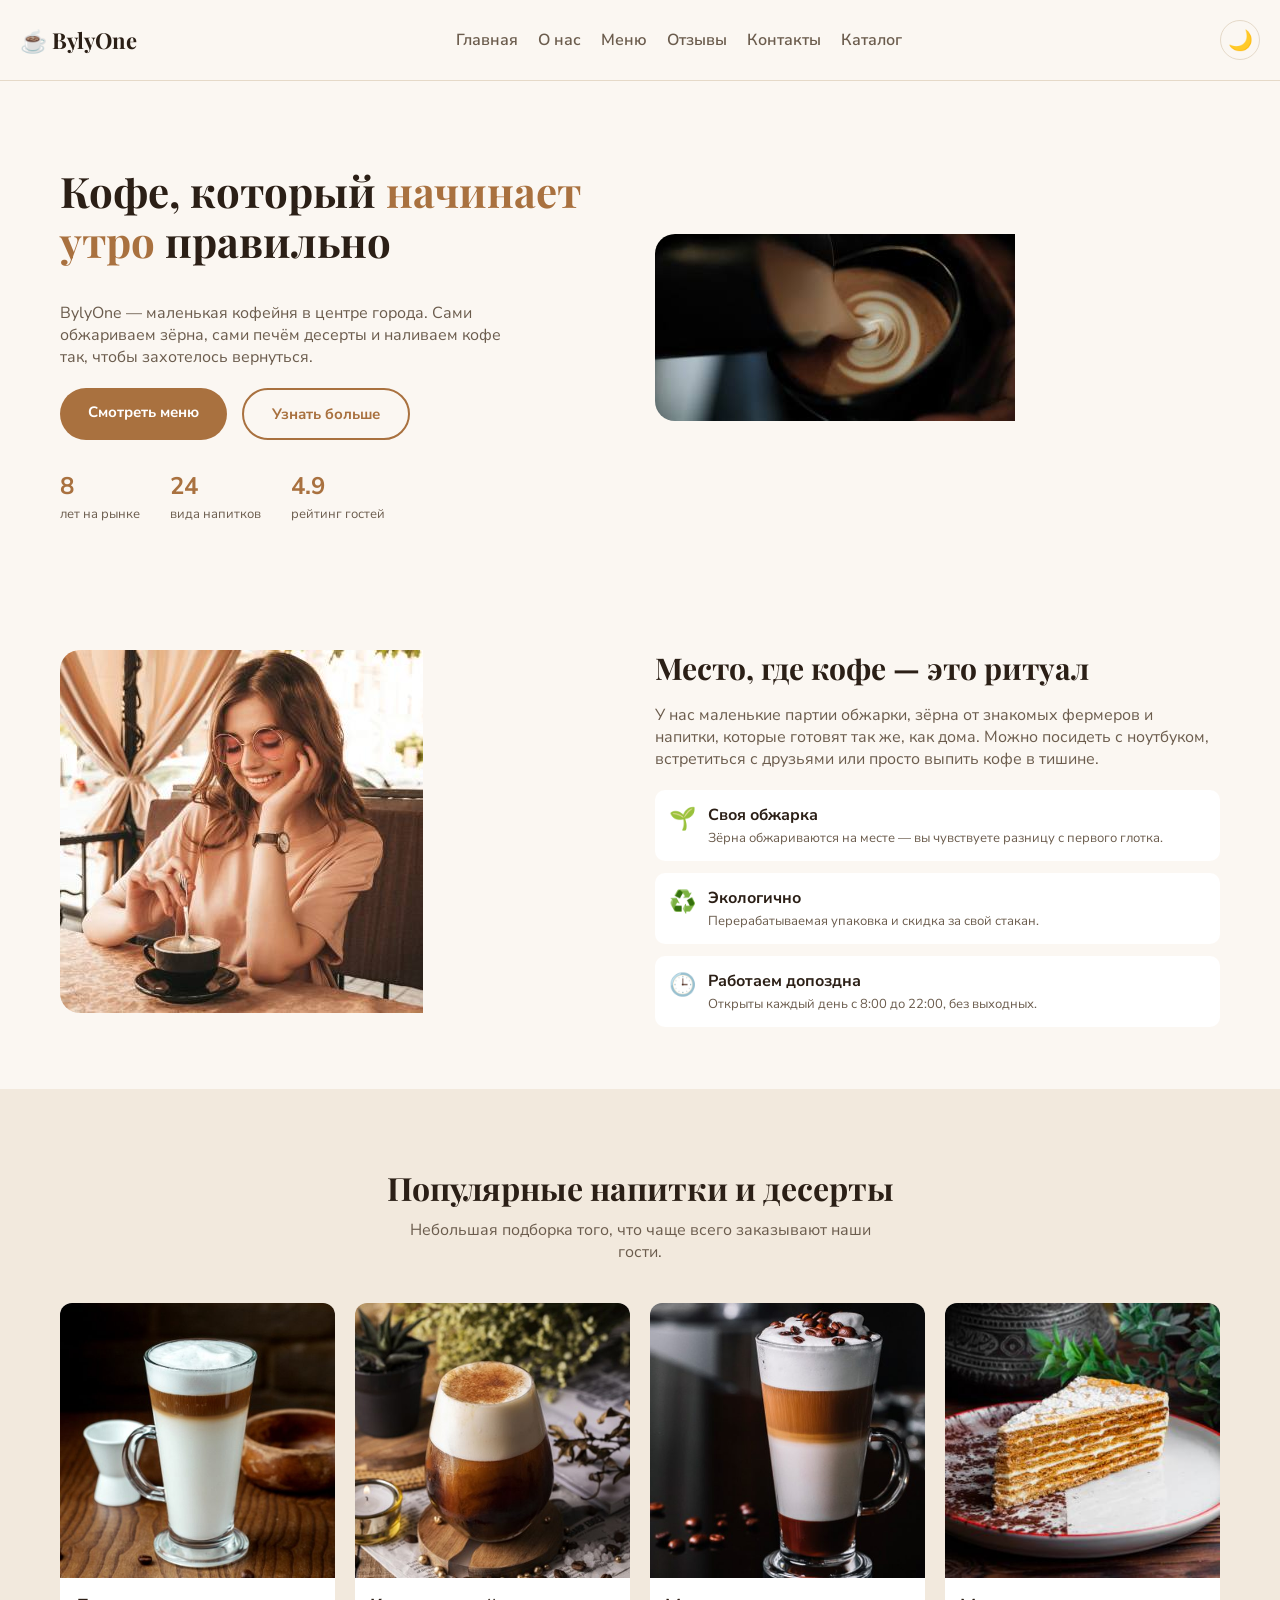
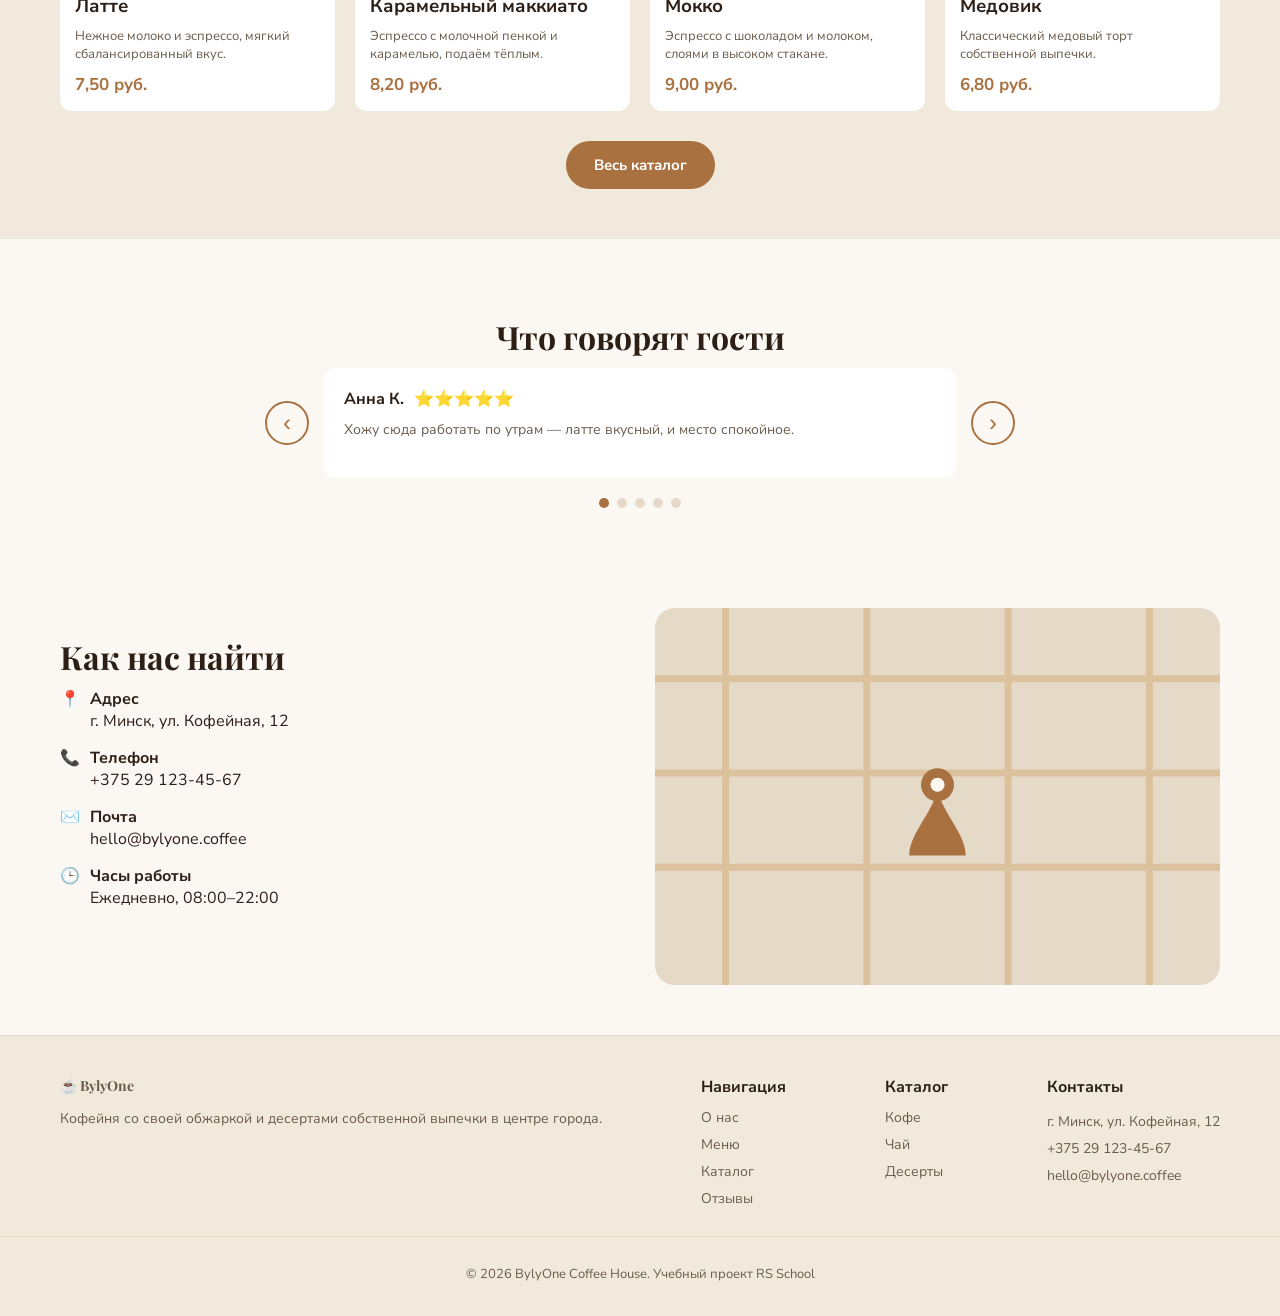
<file: index.html>
<!DOCTYPE html>
<html lang="ru">
<head>
  <meta charset="UTF-8" />
  <meta name="viewport" content="width=device-width, initial-scale=1.0" />
  <title>BylyOne Coffee House</title>
  <link href="https://fonts.googleapis.com/css2?family=Nunito+Sans:wght@400;600;700&family=Playfair+Display:wght@700&display=swap" rel="stylesheet" />
  <link rel="stylesheet" href="css/variables.css" />
  <link rel="stylesheet" href="css/style.css" />
</head>
<body>
  <header class="header">
    <a href="index.html" class="logo">☕ BylyOne</a>

    <nav>
      <ul class="nav-list">
        <li><a href="index.html#hero">Главная</a></li>
        <li><a href="index.html#about">О нас</a></li>
        <li><a href="index.html#menu">Меню</a></li>
        <li><a href="index.html#reviews">Отзывы</a></li>
        <li><a href="index.html#contacts">Контакты</a></li>
        <li><a href="catalog.html">Каталог</a></li>
      </ul>
    </nav>

    <div class="header-right">
      <button id="theme-btn">🌙</button>
      <button class="burger">☰</button>
    </div>
  </header>

  <main>
    <section class="hero" id="hero">
      <div class="container">
        <div class="hero-text">
          <h1>Кофе, который <span>начинает утро</span> правильно</h1>
          <p>
            BylyOne — маленькая кофейня в центре города. Сами обжариваем зёрна, сами печём
            десерты и наливаем кофе так, чтобы захотелось вернуться.
          </p>
          <div class="hero-buttons">
            <a href="catalog.html" class="btn btn-primary">Смотреть меню</a>
            <a href="#about" class="btn btn-outline">Узнать больше</a>
          </div>
          <div class="hero-stats">
            <div><b>8</b><span>лет на рынке</span></div>
            <div><b>24</b><span>вида напитков</span></div>
            <div><b>4.9</b><span>рейтинг гостей</span></div>
          </div>
        </div>
        <div class="hero-img">
          <img src="images/hero.jpg" alt="Бариста наливает молоко в кофе, формируя рисунок на пенке" />
        </div>
      </div>
    </section>

    <section class="about" id="about">
      <div class="container">
        <div class="about-img">
          <img src="images/about.jpg" alt="Гостья кофейни улыбается за чашкой кофе" />
        </div>
        <div class="about-text">
          <h2>Место, где кофе — это ритуал</h2>
          <p>
            У нас маленькие партии обжарки, зёрна от знакомых фермеров и напитки, которые
            готовят так же, как дома. Можно посидеть с ноутбуком, встретиться с друзьями
            или просто выпить кофе в тишине.
          </p>

          <div class="feature">
            <div class="feature-icon">🌱</div>
            <div>
              <b>Своя обжарка</b>
              <p>Зёрна обжариваются на месте — вы чувствуете разницу с первого глотка.</p>
            </div>
          </div>
          <div class="feature">
            <div class="feature-icon">♻️</div>
            <div>
              <b>Экологично</b>
              <p>Перерабатываемая упаковка и скидка за свой стакан.</p>
            </div>
          </div>
          <div class="feature">
            <div class="feature-icon">🕒</div>
            <div>
              <b>Работаем допоздна</b>
              <p>Открыты каждый день с 8:00 до 22:00, без выходных.</p>
            </div>
          </div>
        </div>
      </div>
    </section>

    <section class="menu" id="menu">
      <div class="container">
        <h2 class="section-title">Популярные напитки и десерты</h2>
        <p class="section-subtitle">Небольшая подборка того, что чаще всего заказывают наши гости.</p>

        <div class="cards">
          <div class="card">
            <img src="images/coffee-latte.jpg" alt="Латте в высокой кружке" />
            <div class="card-body">
              <h3>Латте</h3>
              <p>Нежное молоко и эспрессо, мягкий сбалансированный вкус.</p>
              <div class="card-footer">
                <span class="price">7,50 руб.</span>
              </div>
            </div>
          </div>

          <div class="card">
            <img src="images/coffee-caramel-macchiato.jpg" alt="Карамельный маккиато с карамелизированной пенкой" />
            <div class="card-body">
              <h3>Карамельный маккиато</h3>
              <p>Эспрессо с молочной пенкой и карамелью, подаём тёплым.</p>
              <div class="card-footer">
                <span class="price">8,20 руб.</span>
              </div>
            </div>
          </div>

          <div class="card">
            <img src="images/coffee-mocha.jpg" alt="Мокко со сливками и кофейными зёрнами" />
            <div class="card-body">
              <h3>Мокко</h3>
              <p>Эспрессо с шоколадом и молоком, слоями в высоком стакане.</p>
              <div class="card-footer">
                <span class="price">9,00 руб.</span>
              </div>
            </div>
          </div>

          <div class="card">
            <img src="images/dessert-honey-cake.jpg" alt="Кусочек медовика" />
            <div class="card-body">
              <h3>Медовик</h3>
              <p>Классический медовый торт собственной выпечки.</p>
              <div class="card-footer">
                <span class="price">6,80 руб.</span>
              </div>
            </div>
          </div>
        </div>

        <div class="see-all">
          <a href="catalog.html" class="btn btn-primary">Весь каталог</a>
        </div>
      </div>
    </section>

    <section class="reviews" id="reviews">
      <div class="container">
        <h2 class="section-title">Что говорят гости</h2>

        <div class="slider">
          <button class="slider-btn" id="slider-prev" aria-label="Предыдущий отзыв">‹</button>
          <div class="slider-window">
            <div class="slider-track" id="slider-track">
              <div class="review slide">
                <div class="review-head">
                  <b>Анна К.</b>
                  <div>⭐⭐⭐⭐⭐</div>
                </div>
                <p>Хожу сюда работать по утрам — латте вкусный, и место спокойное.</p>
              </div>
              <div class="review slide">
                <div class="review-head">
                  <b>Максим П.</b>
                  <div>⭐⭐⭐⭐⭐</div>
                </div>
                <p>Обжарка чувствуется во вкусе, никакой горечи. Медовик тоже советую.</p>
              </div>
              <div class="review slide">
                <div class="review-head">
                  <b>Елена С.</b>
                  <div>⭐⭐⭐⭐</div>
                </div>
                <p>Уютное место для встреч с подругами. Хотелось бы больше сидячих мест вечером.</p>
              </div>
              <div class="review slide">
                <div class="review-head">
                  <b>Дмитрий Л.</b>
                  <div>⭐⭐⭐⭐⭐</div>
                </div>
                <p>Беру айс латте каждый день по дороге на работу. Готовят быстро и всегда одинаково вкусно.</p>
              </div>
              <div class="review slide">
                <div class="review-head">
                  <b>Ольга Р.</b>
                  <div>⭐⭐⭐⭐⭐</div>
                </div>
                <p>Панкейки с ягодами — лучшие в городе. И приятно, что дают скидку за свой стакан.</p>
              </div>
            </div>
          </div>
          <button class="slider-btn" id="slider-next" aria-label="Следующий отзыв">›</button>
        </div>
        <div class="slider-dots" id="slider-dots"></div>
      </div>
    </section>

    <section class="contacts" id="contacts">
      <div class="container">
        <div class="contacts-info">
          <h2 class="section-title" style="text-align: left;">Как нас найти</h2>
          <div class="contact-row">
            <span>📍</span>
            <div>
              <b>Адрес</b>
              <span>г. Минск, ул. Кофейная, 12</span>
            </div>
          </div>
          <div class="contact-row">
            <span>📞</span>
            <div>
              <b>Телефон</b>
              <a href="tel:+375291234567">+375 29 123-45-67</a>
            </div>
          </div>
          <div class="contact-row">
            <span>✉️</span>
            <div>
              <b>Почта</b>
              <a href="mailto:hello@bylyone.coffee">hello@bylyone.coffee</a>
            </div>
          </div>
          <div class="contact-row">
            <span>🕒</span>
            <div>
              <b>Часы работы</b>
              <span>Ежедневно, 08:00–22:00</span>
            </div>
          </div>
        </div>

        <div class="contacts-map">
          <img src="images/illustration-map.svg" alt="Карта" />
        </div>
      </div>
    </section>
  </main>

  <footer class="footer">
    <div class="container">
      <div class="footer-col">
        <a href="index.html" class="logo">☕ BylyOne</a>
        <p>Кофейня со своей обжаркой и десертами собственной выпечки в центре города.</p>
      </div>

      <div class="footer-col">
        <h4>Навигация</h4>
        <a href="index.html#about">О нас</a>
        <a href="index.html#menu">Меню</a>
        <a href="catalog.html">Каталог</a>
        <a href="index.html#reviews">Отзывы</a>
      </div>

      <div class="footer-col">
        <h4>Каталог</h4>
        <a href="catalog.html#coffee">Кофе</a>
        <a href="catalog.html#tea">Чай</a>
        <a href="catalog.html#desserts">Десерты</a>
      </div>

      <div class="footer-col">
        <h4>Контакты</h4>
        <p>г. Минск, ул. Кофейная, 12</p>
        <a href="tel:+375291234567">+375 29 123-45-67</a>
        <a href="mailto:hello@bylyone.coffee">hello@bylyone.coffee</a>
      </div>
    </div>

    <div class="footer-bottom">
      <p>&copy; 2026 BylyOne Coffee House. Учебный проект RS School</p>
    </div>
  </footer>

  <script src="js/theme.js"></script>
  <script src="js/burger.js"></script>
  <script src="js/slider.js"></script>
</body>
</html>
</file>
<file: css/variables.css>
:root {
  --color-brand: #a9713f;
  --color-bg: #fbf7f2;
  --color-bg-secondary: #f2e9dd;
  --color-surface: #ffffff;
  --color-text: #2b1f16;
  --color-text-muted: #6b5c4d;
  --color-border: #e5d9c8;

  --font-main: "Nunito Sans", Arial, sans-serif;
  --font-accent: "Playfair Display", Georgia, serif;
}

body.dark-theme {
  --color-bg: #1c1712;
  --color-bg-secondary: #241d16;
  --color-surface: #2a2119;
  --color-text: #f5ece0;
  --color-text-muted: #bfae9b;
  --color-border: #3c3025;
}
</file>
<file: css/style.css>
* {
  box-sizing: border-box;
}

body {
  margin: 0;
  font-family: var(--font-main);
  background-color: var(--color-bg);
  color: var(--color-text);
}

img {
  max-width: 100%;
  display: block;
}

a {
  color: inherit;
  text-decoration: none;
}

ul {
  margin: 0;
  padding: 0;
  list-style: none;
}

.container {
  max-width: 1200px;
  margin: 0 auto;
  padding: 0 20px;
}

.btn {
  display: inline-block;
  padding: 14px 28px;
  border-radius: 30px;
  font-weight: 700;
  font-size: 15px;
  border: none;
  cursor: pointer;
}

.btn-primary {
  background-color: var(--color-brand);
  color: #fff;
}

.btn-outline {
  background-color: transparent;
  border: 2px solid var(--color-brand);
  color: var(--color-brand);
}

.btn-small {
  padding: 8px 16px;
  font-size: 13px;
}

.section-title {
  font-family: var(--font-accent);
  font-size: 32px;
  text-align: center;
  margin-bottom: 10px;
}

.section-subtitle {
  text-align: center;
  color: var(--color-text-muted);
  max-width: 500px;
  margin: 0 auto 40px;
}

.header {
  display: flex;
  align-items: center;
  justify-content: space-between;
  padding: 20px;
  border-bottom: 1px solid var(--color-border);
}

.logo {
  font-family: var(--font-accent);
  font-size: 22px;
  font-weight: 700;
  color: var(--color-text);
}

.nav-list {
  display: flex;
  gap: 20px;
  flex-wrap: wrap;
}

.nav-list a {
  font-weight: 600;
  color: var(--color-text-muted);
}

.nav-list a:hover {
  color: var(--color-brand);
}

.header-right {
  display: flex;
  align-items: center;
  gap: 15px;
}

#theme-btn {
  font-size: 20px;
  background: none;
  border: 1px solid var(--color-border);
  border-radius: 50%;
  width: 40px;
  height: 40px;
  cursor: pointer;
}

.burger {
  display: none;
  font-size: 26px;
  background: none;
  border: none;
  cursor: pointer;
  color: var(--color-text);
}

.hero {
  padding: 50px 0;
}

.hero .container {
  display: flex;
  align-items: center;
  gap: 30px;
}

.hero-text {
  flex: 1;
}

.hero-text h1 {
  font-family: var(--font-accent);
  font-size: 42px;
  line-height: 1.2;
}

.hero-text h1 span {
  color: var(--color-brand);
}

.hero-text p {
  color: var(--color-text-muted);
  margin: 20px 0;
  max-width: 450px;
}

.hero-buttons {
  display: flex;
  gap: 15px;
  margin-bottom: 30px;
}

.hero-stats {
  display: flex;
  gap: 30px;
}

.hero-stats b {
  display: block;
  font-size: 24px;
  color: var(--color-brand);
}

.hero-stats span {
  font-size: 13px;
  color: var(--color-text-muted);
}

.hero-img {
  flex: 1;
  border-radius: 20px;
  overflow: hidden;
}

.about {
  padding: 50px 0;
}

.about .container {
  display: flex;
  align-items: center;
  gap: 30px;
}

.about-img {
  flex: 1;
  border-radius: 20px;
  overflow: hidden;
}

.about-text {
  flex: 1;
}

.about-text h2 {
  font-family: var(--font-accent);
  font-size: 30px;
  margin-bottom: 15px;
}

.about-text p {
  color: var(--color-text-muted);
  margin-bottom: 20px;
}

.feature {
  display: flex;
  gap: 12px;
  align-items: flex-start;
  background-color: var(--color-surface);
  padding: 14px;
  border-radius: 10px;
  margin-bottom: 12px;
}

.feature-icon {
  font-size: 22px;
}

.feature b {
  display: block;
  margin-bottom: 3px;
}

.feature p {
  font-size: 13px;
  color: var(--color-text-muted);
  margin: 0;
}

.menu {
  padding: 50px 0;
  background-color: var(--color-bg-secondary);
}

.cards {
  display: grid;
  grid-template-columns: repeat(auto-fit, minmax(220px, 1fr));
  gap: 20px;
}

.card {
  background-color: var(--color-surface);
  border-radius: 12px;
  overflow: hidden;
}

.card img {
  width: 100%;
}

.card-body {
  padding: 15px;
}

.card-body h3 {
  margin: 0 0 8px;
}

.card-body p {
  font-size: 13px;
  color: var(--color-text-muted);
  margin: 0 0 10px;
}

.card-footer {
  display: flex;
  align-items: center;
  justify-content: space-between;
  margin-top: 10px;
}

.price {
  font-weight: 700;
  color: var(--color-brand);
  font-size: 17px;
}

.params {
  display: flex;
  gap: 6px;
  flex-wrap: wrap;
  margin-bottom: 8px;
}

.params span {
  font-size: 11px;
  background-color: var(--color-bg-secondary);
  color: var(--color-text-muted);
  padding: 3px 8px;
  border-radius: 10px;
}

.see-all {
  text-align: center;
  margin-top: 30px;
}

.reviews {
  padding: 50px 0;
}

.slider {
  display: flex;
  align-items: center;
  gap: 15px;
  max-width: 750px;
  margin: 0 auto;
}

.slider-window {
  flex: 1;
  overflow: hidden;
}

.slider-track {
  display: flex;
  transition: transform 0.5s ease;
}

.slide {
  flex: 0 0 100%;
}

.slider-btn {
  flex-shrink: 0;
  width: 44px;
  height: 44px;
  border: 2px solid var(--color-brand);
  border-radius: 50%;
  background-color: transparent;
  color: var(--color-brand);
  font-size: 24px;
  line-height: 1;
  cursor: pointer;
}

.slider-btn:hover {
  background-color: var(--color-brand);
  color: #fff;
}

.slider-dots {
  display: flex;
  justify-content: center;
  gap: 8px;
  margin-top: 20px;
}

.slider-dot {
  width: 10px;
  height: 10px;
  padding: 0;
  border: none;
  border-radius: 50%;
  background-color: var(--color-border);
  cursor: pointer;
}

.slider-dot.active {
  background-color: var(--color-brand);
}

.review {
  background-color: var(--color-surface);
  padding: 20px;
  border-radius: 12px;
}

.review-head {
  display: flex;
  flex-wrap: wrap;
  align-items: center;
  gap: 10px;
  margin-bottom: 10px;
}

.review p {
  font-size: 14px;
  color: var(--color-text-muted);
  margin: 0;
}

.contacts {
  padding: 50px 0;
}

.contacts .container {
  display: flex;
  gap: 30px;
}

.contacts-info {
  flex: 1;
}

.contact-row {
  display: flex;
  gap: 10px;
  margin-bottom: 15px;
}

.contact-row b {
  display: block;
}

.contacts-map {
  flex: 1;
  border-radius: 20px;
  overflow: hidden;
}

.footer {
  background-color: var(--color-bg-secondary);
  padding: 40px 0 20px;
  border-top: 1px solid var(--color-border);
}

.footer .container {
  display: flex;
  flex-wrap: wrap;
  gap: 30px;
  justify-content: space-between;
}

.footer-col h4 {
  margin: 0 0 10px;
}

.footer-col a,
.footer-col p {
  display: block;
  font-size: 14px;
  color: var(--color-text-muted);
  margin-bottom: 8px;
}

.footer-bottom {
  text-align: center;
  margin-top: 20px;
  padding-top: 15px;
  border-top: 1px solid var(--color-border);
  font-size: 13px;
  color: var(--color-text-muted);
}

.page-title {
  text-align: center;
  padding: 40px 0 20px;
  font-family: var(--font-accent);
  font-size: 34px;
}

.categories {
  display: flex;
  justify-content: center;
  gap: 10px;
  margin-bottom: 30px;
  flex-wrap: wrap;
}

.categories a {
  padding: 8px 18px;
  border: 2px solid var(--color-border);
  border-radius: 20px;
  font-size: 14px;
  color: var(--color-text-muted);
}

.categories a.active {
  background-color: var(--color-brand);
  border-color: var(--color-brand);
  color: #fff;
}

.catalog-group {
  margin-bottom: 40px;
}

.catalog-group h2 {
  font-family: var(--font-accent);
  margin-bottom: 15px;
}

.card-hidden {
  display: none;
}

.load-more {
  text-align: center;
  margin: 30px 0 50px;
}

.catalog-cards .card {
  cursor: pointer;
}

.modal-overlay {
  position: fixed;
  top: 0;
  left: 0;
  z-index: 50;
  width: 100%;
  height: 100%;
  display: flex;
  align-items: center;
  justify-content: center;
  padding: 20px;
  background-color: rgba(0, 0, 0, 0.6);
  opacity: 0;
  visibility: hidden;
  transition: opacity 0.3s, visibility 0.3s;
}

.modal-overlay.open {
  opacity: 1;
  visibility: visible;
}

.modal {
  position: relative;
  display: flex;
  gap: 25px;
  width: 100%;
  max-width: 800px;
  max-height: 90vh;
  overflow-y: auto;
  padding: 25px;
  border-radius: 16px;
  background-color: var(--color-surface);
  color: var(--color-text);
}

.modal-close {
  position: absolute;
  top: 10px;
  right: 10px;
  width: 36px;
  height: 36px;
  border: none;
  border-radius: 50%;
  font-size: 18px;
  cursor: pointer;
  background-color: var(--color-bg-secondary);
  color: var(--color-text);
}

.modal-img {
  width: 45%;
  border-radius: 12px;
  object-fit: cover;
}

.modal-info {
  flex: 1;
}

.modal-title {
  font-family: var(--font-accent);
  font-size: 26px;
  margin: 10px 40px 10px 0;
}

.modal-description {
  color: var(--color-text-muted);
  margin-bottom: 20px;
}

.modal-options {
  margin-bottom: 18px;
}

.modal-options-title {
  margin: 0 0 8px;
  font-weight: 700;
  font-size: 14px;
}

.options {
  display: flex;
  flex-wrap: wrap;
  gap: 8px;
}

.option {
  padding: 8px 14px;
  border: 2px solid var(--color-border);
  border-radius: 20px;
  background-color: transparent;
  color: var(--color-text);
  font-family: inherit;
  font-size: 13px;
  cursor: pointer;
}

.option.active {
  background-color: var(--color-brand);
  border-color: var(--color-brand);
  color: #fff;
}

.modal-total {
  display: flex;
  align-items: center;
  justify-content: space-between;
  padding-top: 15px;
  border-top: 1px solid var(--color-border);
  font-weight: 700;
  font-size: 18px;
}

@media (max-width: 768px) {
  .modal {
    flex-direction: column;
  }

  .modal-img {
    width: 100%;
    max-height: 220px;
  }
}

@media (max-width: 900px) {
  .hero .container,
  .about .container,
  .contacts .container {
    flex-direction: column;
  }
}

body.no-scroll {
  overflow: hidden;
}

@media (max-width: 768px) {
  .burger {
    display: block;
    position: relative;
    z-index: 20;
  }

  .nav-list {
    position: fixed;
    top: 0;
    right: 0;
    z-index: 10;
    width: 260px;
    height: 100vh;
    padding: 90px 30px 30px;
    flex-direction: column;
    flex-wrap: nowrap;
    gap: 25px;
    background-color: var(--color-surface);
    transform: translateX(100%);
    transition: transform 0.3s ease;
  }

  .nav-list.open {
    transform: translateX(0);
    box-shadow: -5px 0 20px rgba(0, 0, 0, 0.15);
  }

  .nav-list a {
    font-size: 18px;
  }
}

@media (max-width: 500px) {
  .hero-text h1 {
    font-size: 30px;
  }

  .hero-buttons {
    flex-direction: column;
  }

  .contacts .container {
    gap: 20px;
  }
}
</file>
